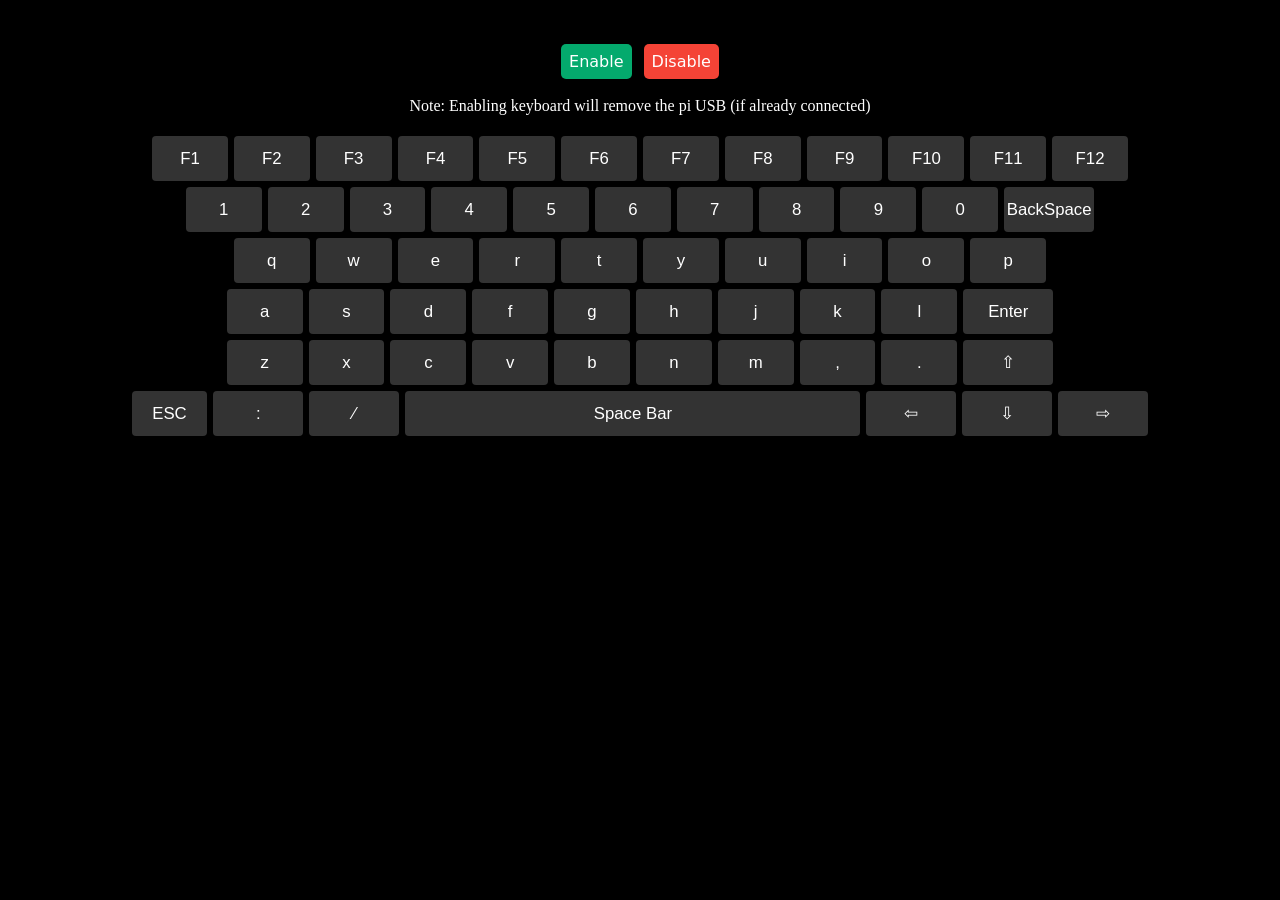
<file: Resources/virtualKB/index.html>
<!DOCTYPE html>
<html lang="en">
<style>
.bg {
		  background-color: black;
		  background-position: center;
		  background-size: cover;
}
.buttonDefault {
		  background-color: #04AA6D;  
		  border-radius: 5px;
		  color: white;
		  padding: .5em;
		  text-decoration: none;
		  height:100%;
		  display:inline-table;
		  font-family: system-ui;
		}
		.buttonDefault:focus,
		.buttonDefault:hover {
		  background-color: #007bff;
		  color: White;
		}
		
		.buttonRed {
		  background-color: #f44336;  
		  border-radius: 5px;
		  color: white;
		  padding: .5em;
		  text-decoration: none;
		  height:100%;
		  display:inline-table;
		  font-family: system-ui;
		}
		.buttonRed:focus,
		.buttonRed:hover {
		  background-color: #007bff;
		  color: White;
		}
</style>
<head>
    <title>Virtual Keyboard</title>
    <meta name="author" content="Codeconvey" />
    <link rel="stylesheet" href="css/face.css">
    <link rel="stylesheet" href="css/style.css">
</head>
<body  class="bg">	
    <br><br>
    <center>
    <a href="#" class="buttonDefault" onclick="keySequence('enableKB','None'); return false">Enable</a>&nbsp;&nbsp
    <a href="#" class="buttonRed" onclick="keySequence('disableKB','None'); return false">Disable</a>
    <br><br>
    <font  style="color:white;">Note: Enabling keyboard will remove the pi USB (if already connected)</font>
    </center>
    <br>
    <div class="rt-container">
          <div class="col-rt-12">
              <div class="Scriptcontent">
			    <script src="keyboard.js"></script>
    		</div>
		</div>
    </div>
	</body>
</html>
</file>
<file: Resources/virtualKB/css/face.css>
/* fallback */
@font-face {
  font-family: 'Material Icons';
  font-style: normal;
  font-weight: 400;
  src: url(flUhRq6tzZclQEJ-Vdg-IuiaDsNc.woff2) format('woff2');
}

.material-icons {
  font-family: 'Material Icons';
  font-weight: normal;
  font-style: normal;
  font-size: 24px;
  line-height: 1;
  letter-spacing: normal;
  text-transform: none;
  display: inline-block;
  white-space: nowrap;
  word-wrap: normal;
  direction: ltr;
  -webkit-font-feature-settings: 'liga';
  -webkit-font-smoothing: antialiased;
}
</file>
<file: Resources/virtualKB/css/style.css>
.keyboard {
    position: fixed;
    left: 0;
    bottom: 0;
    width: 100%;
    padding: 5px 0;
    background: #004134;
    box-shadow: 0 0 50px rgba(0, 0, 0, 0.5);
    user-select: none;
    transition: bottom 0.4s;
}

.keyboard--hidden {
    bottom: -100%;
}

.keyboard__keys {
    text-align: center;
}

.keyboard__key {
    height: 45px;
    width: 6%;
    max-width: 90px;
    margin: 3px;
    border-radius: 4px;
    border: none;
    background: rgba(255, 255, 255, 0.2);
    color: #ffffff;
    font-size: 1.05rem;
    outline: none;
    cursor: pointer;
    display: inline-flex;
    align-items: center;
    justify-content: center;
    vertical-align: top;
    padding: 0;
    -webkit-tap-highlight-color: transparent;
    position: relative;
}

.keyboard__key:active {
    background: rgba(255, 255, 255, 0.12);
}

.keyboard__key--wide {
    width: 12%;
}

.keyboard__key--extra-wide {
    width: 36%;
    max-width: 500px;
}

.keyboard__key--activatable::after {
    content: '';
    top: 10px;
    right: 10px;
    position: absolute;
    width: 8px;
    height: 8px;
    background: rgba(0, 0, 0, 0.4);
    border-radius: 50%;
}

.keyboard__key--active::after {
    background: #08ff00;
}

.keyboard__key--dark {
    background: rgba(0, 0, 0, 0.25);
}
</file>
